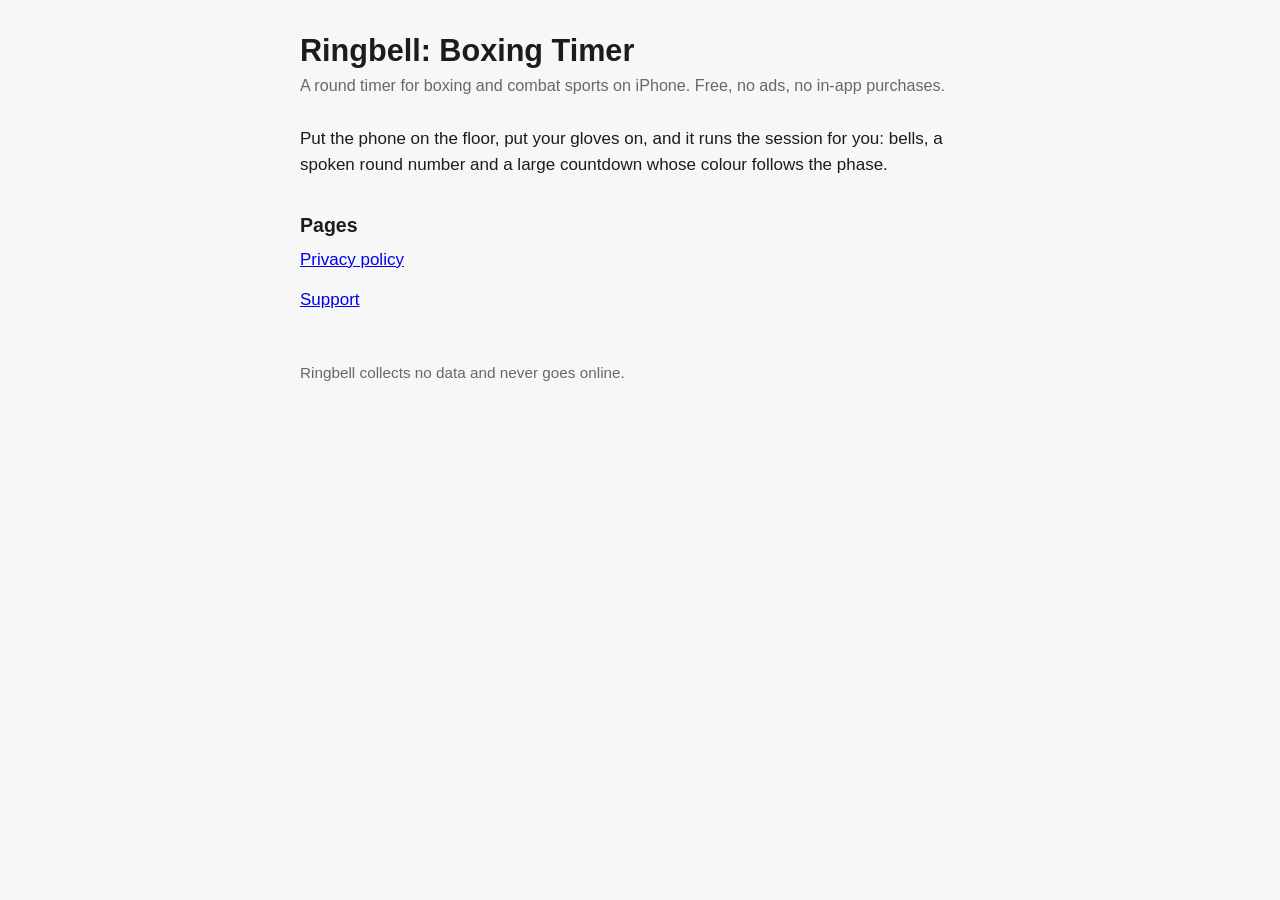
<file: index.html>
<!doctype html>
<html lang="en">
<head>
<meta charset="utf-8">
<meta name="viewport" content="width=device-width, initial-scale=1">
<title>Ringbell: Boxing Timer</title>
<link rel="stylesheet" href="style.css">
</head>
<body>
<main>
<h1>Ringbell: Boxing Timer</h1>
<p class="meta">A round timer for boxing and combat sports on iPhone. Free, no ads, no in-app purchases.</p>
<p>Put the phone on the floor, put your gloves on, and it runs the session for you: bells, a spoken round number and a large countdown whose colour follows the phase.</p>
<h2>Pages</h2>
<p><a href="privacy/">Privacy policy</a></p>
<p><a href="support/">Support</a></p>
<footer>Ringbell collects no data and never goes online.</footer>
</main>
</body>
</html>
</file>
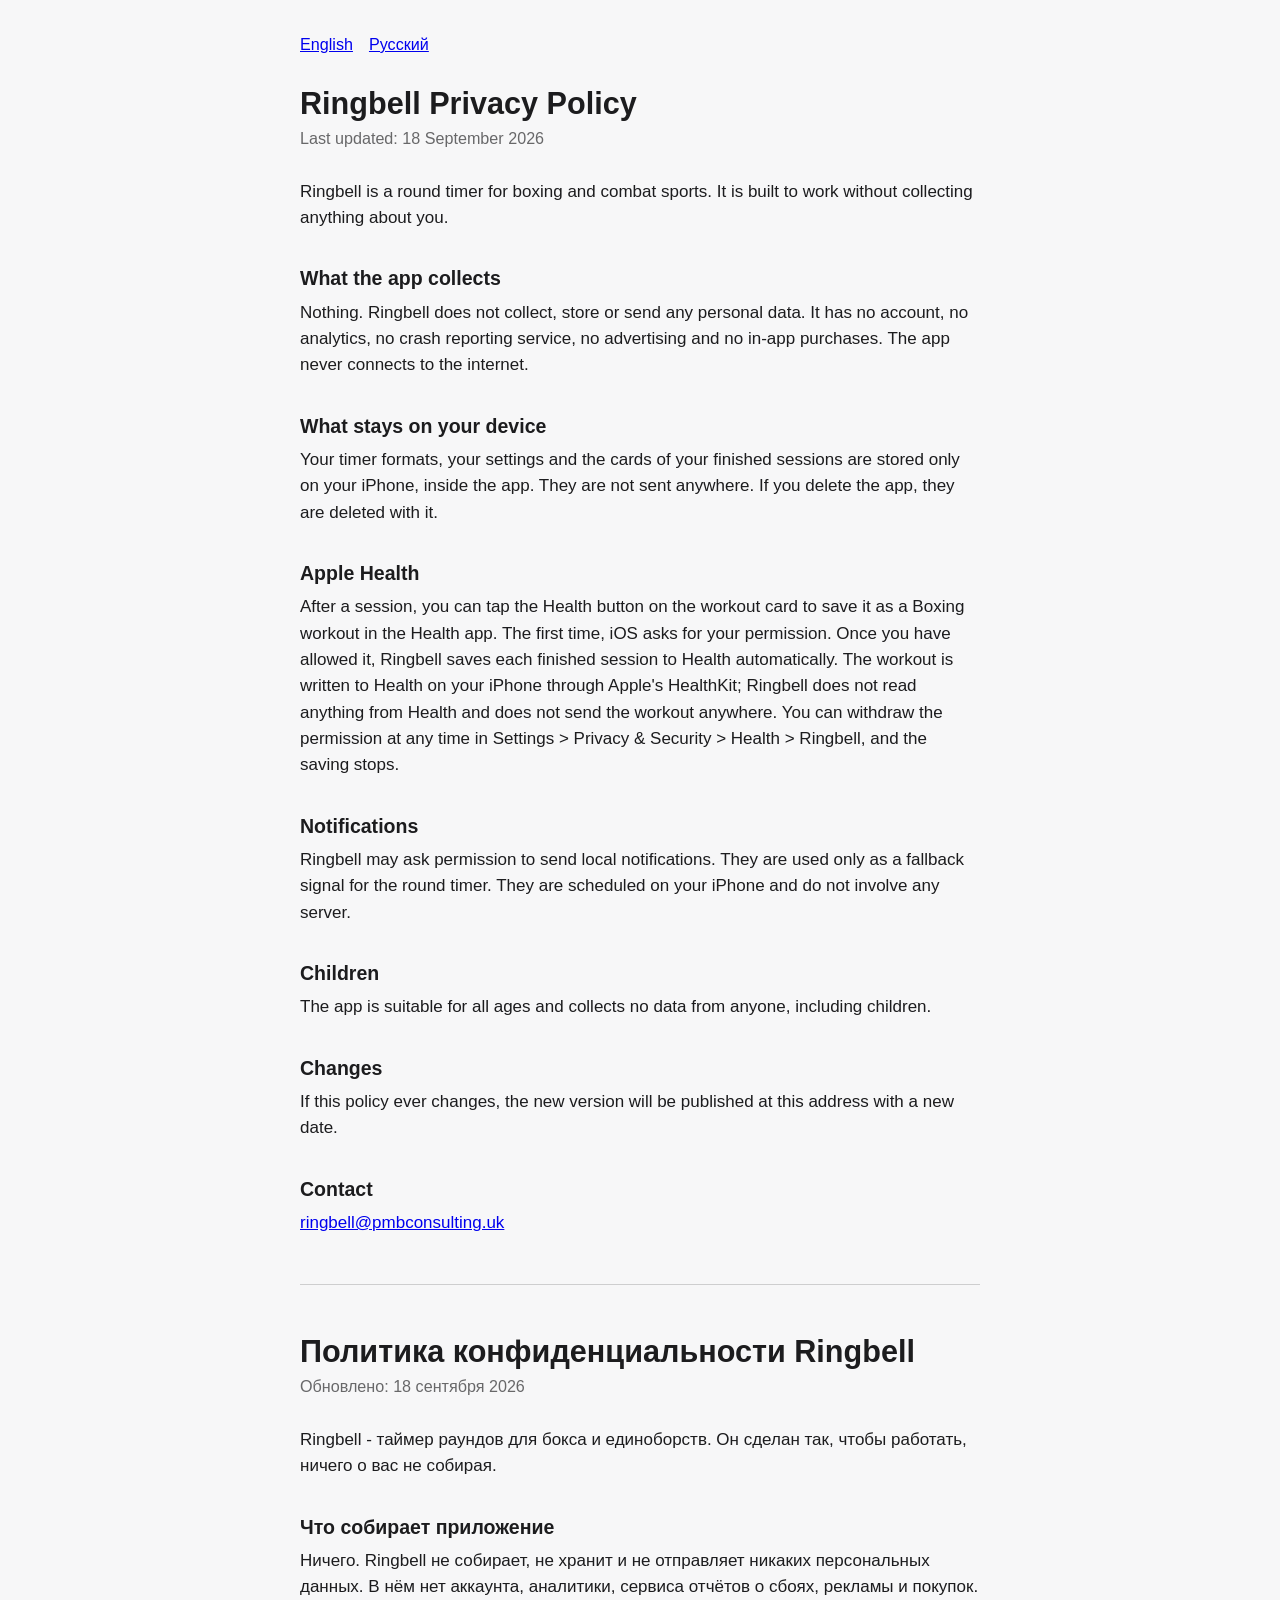
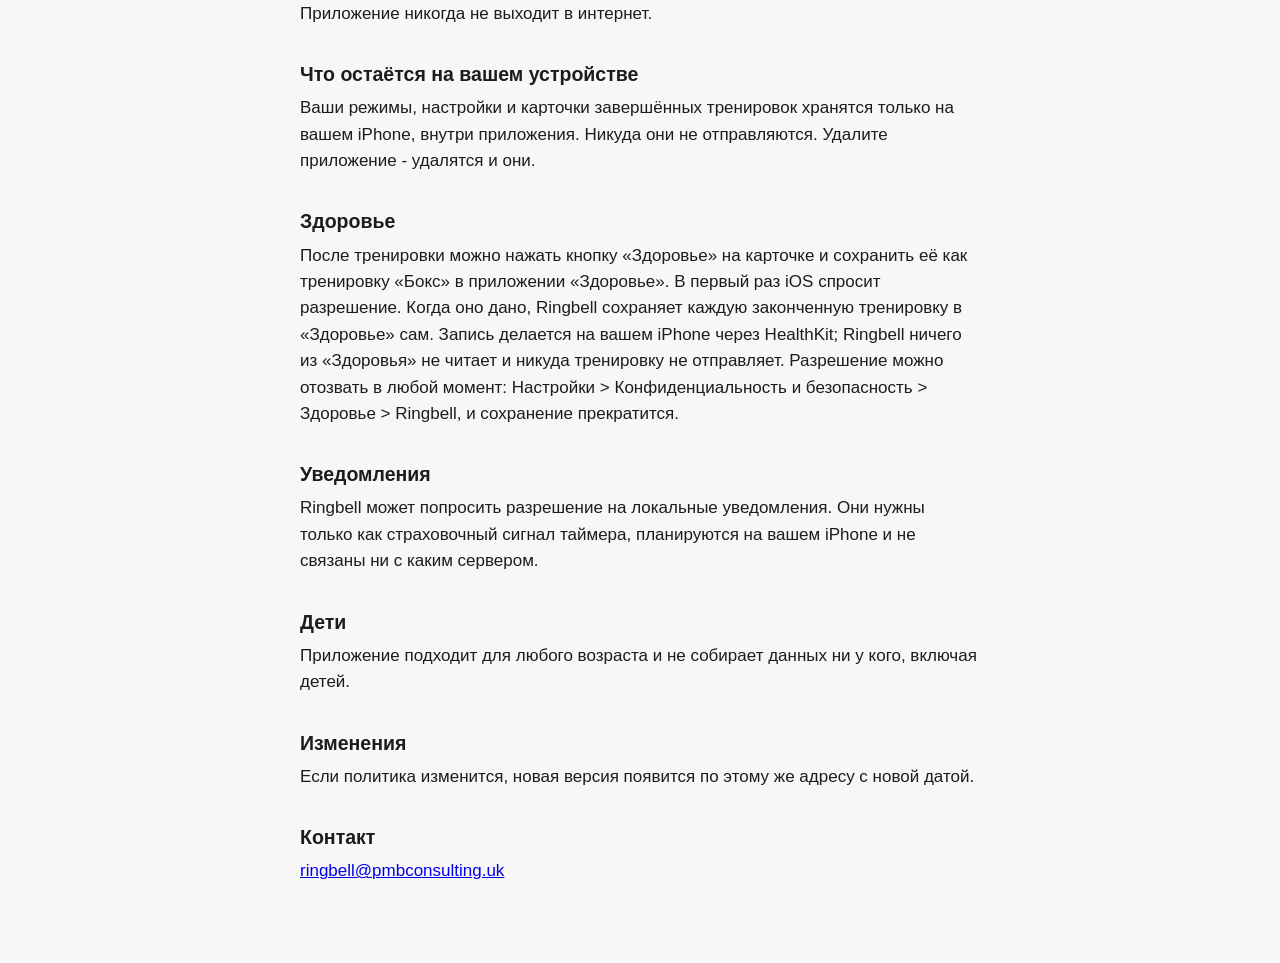
<file: privacy/index.html>
<!doctype html>
<html lang="en">
<head>
<meta charset="utf-8">
<meta name="viewport" content="width=device-width, initial-scale=1">
<title>Ringbell Privacy Policy</title>
<link rel="stylesheet" href="../style.css">
</head>
<body>
<main>
<nav class="lang"><a href="#en">English</a><a href="#ru">Русский</a></nav>

<section id="en">
<h1>Ringbell Privacy Policy</h1>
<p class="meta">Last updated: 18 September 2026</p>

<p>Ringbell is a round timer for boxing and combat sports. It is built to work without collecting anything about you.</p>

<h2>What the app collects</h2>
<p>Nothing. Ringbell does not collect, store or send any personal data. It has no account, no analytics, no crash reporting service, no advertising and no in-app purchases. The app never connects to the internet.</p>

<h2>What stays on your device</h2>
<p>Your timer formats, your settings and the cards of your finished sessions are stored only on your iPhone, inside the app. They are not sent anywhere. If you delete the app, they are deleted with it.</p>

<h2>Apple Health</h2>
<p>After a session, you can tap the Health button on the workout card to save it as a Boxing workout in the Health app. The first time, iOS asks for your permission. Once you have allowed it, Ringbell saves each finished session to Health automatically. The workout is written to Health on your iPhone through Apple's HealthKit; Ringbell does not read anything from Health and does not send the workout anywhere. You can withdraw the permission at any time in Settings &gt; Privacy &amp; Security &gt; Health &gt; Ringbell, and the saving stops.</p>

<h2>Notifications</h2>
<p>Ringbell may ask permission to send local notifications. They are used only as a fallback signal for the round timer. They are scheduled on your iPhone and do not involve any server.</p>

<h2>Children</h2>
<p>The app is suitable for all ages and collects no data from anyone, including children.</p>

<h2>Changes</h2>
<p>If this policy ever changes, the new version will be published at this address with a new date.</p>

<h2>Contact</h2>
<p><a href="mailto:ringbell@pmbconsulting.uk">ringbell@pmbconsulting.uk</a></p>
</section>

<hr>

<section id="ru" lang="ru">
<h1>Политика конфиденциальности Ringbell</h1>
<p class="meta">Обновлено: 18 сентября 2026</p>

<p>Ringbell - таймер раундов для бокса и единоборств. Он сделан так, чтобы работать, ничего о вас не собирая.</p>

<h2>Что собирает приложение</h2>
<p>Ничего. Ringbell не собирает, не хранит и не отправляет никаких персональных данных. В нём нет аккаунта, аналитики, сервиса отчётов о сбоях, рекламы и покупок. Приложение никогда не выходит в интернет.</p>

<h2>Что остаётся на вашем устройстве</h2>
<p>Ваши режимы, настройки и карточки завершённых тренировок хранятся только на вашем iPhone, внутри приложения. Никуда они не отправляются. Удалите приложение - удалятся и они.</p>

<h2>Здоровье</h2>
<p>После тренировки можно нажать кнопку «Здоровье» на карточке и сохранить её как тренировку «Бокс» в приложении «Здоровье». В первый раз iOS спросит разрешение. Когда оно дано, Ringbell сохраняет каждую законченную тренировку в «Здоровье» сам. Запись делается на вашем iPhone через HealthKit; Ringbell ничего из «Здоровья» не читает и никуда тренировку не отправляет. Разрешение можно отозвать в любой момент: Настройки &gt; Конфиденциальность и безопасность &gt; Здоровье &gt; Ringbell, и сохранение прекратится.</p>

<h2>Уведомления</h2>
<p>Ringbell может попросить разрешение на локальные уведомления. Они нужны только как страховочный сигнал таймера, планируются на вашем iPhone и не связаны ни с каким сервером.</p>

<h2>Дети</h2>
<p>Приложение подходит для любого возраста и не собирает данных ни у кого, включая детей.</p>

<h2>Изменения</h2>
<p>Если политика изменится, новая версия появится по этому же адресу с новой датой.</p>

<h2>Контакт</h2>
<p><a href="mailto:ringbell@pmbconsulting.uk">ringbell@pmbconsulting.uk</a></p>
</section>
</main>
</body>
</html>
</file>
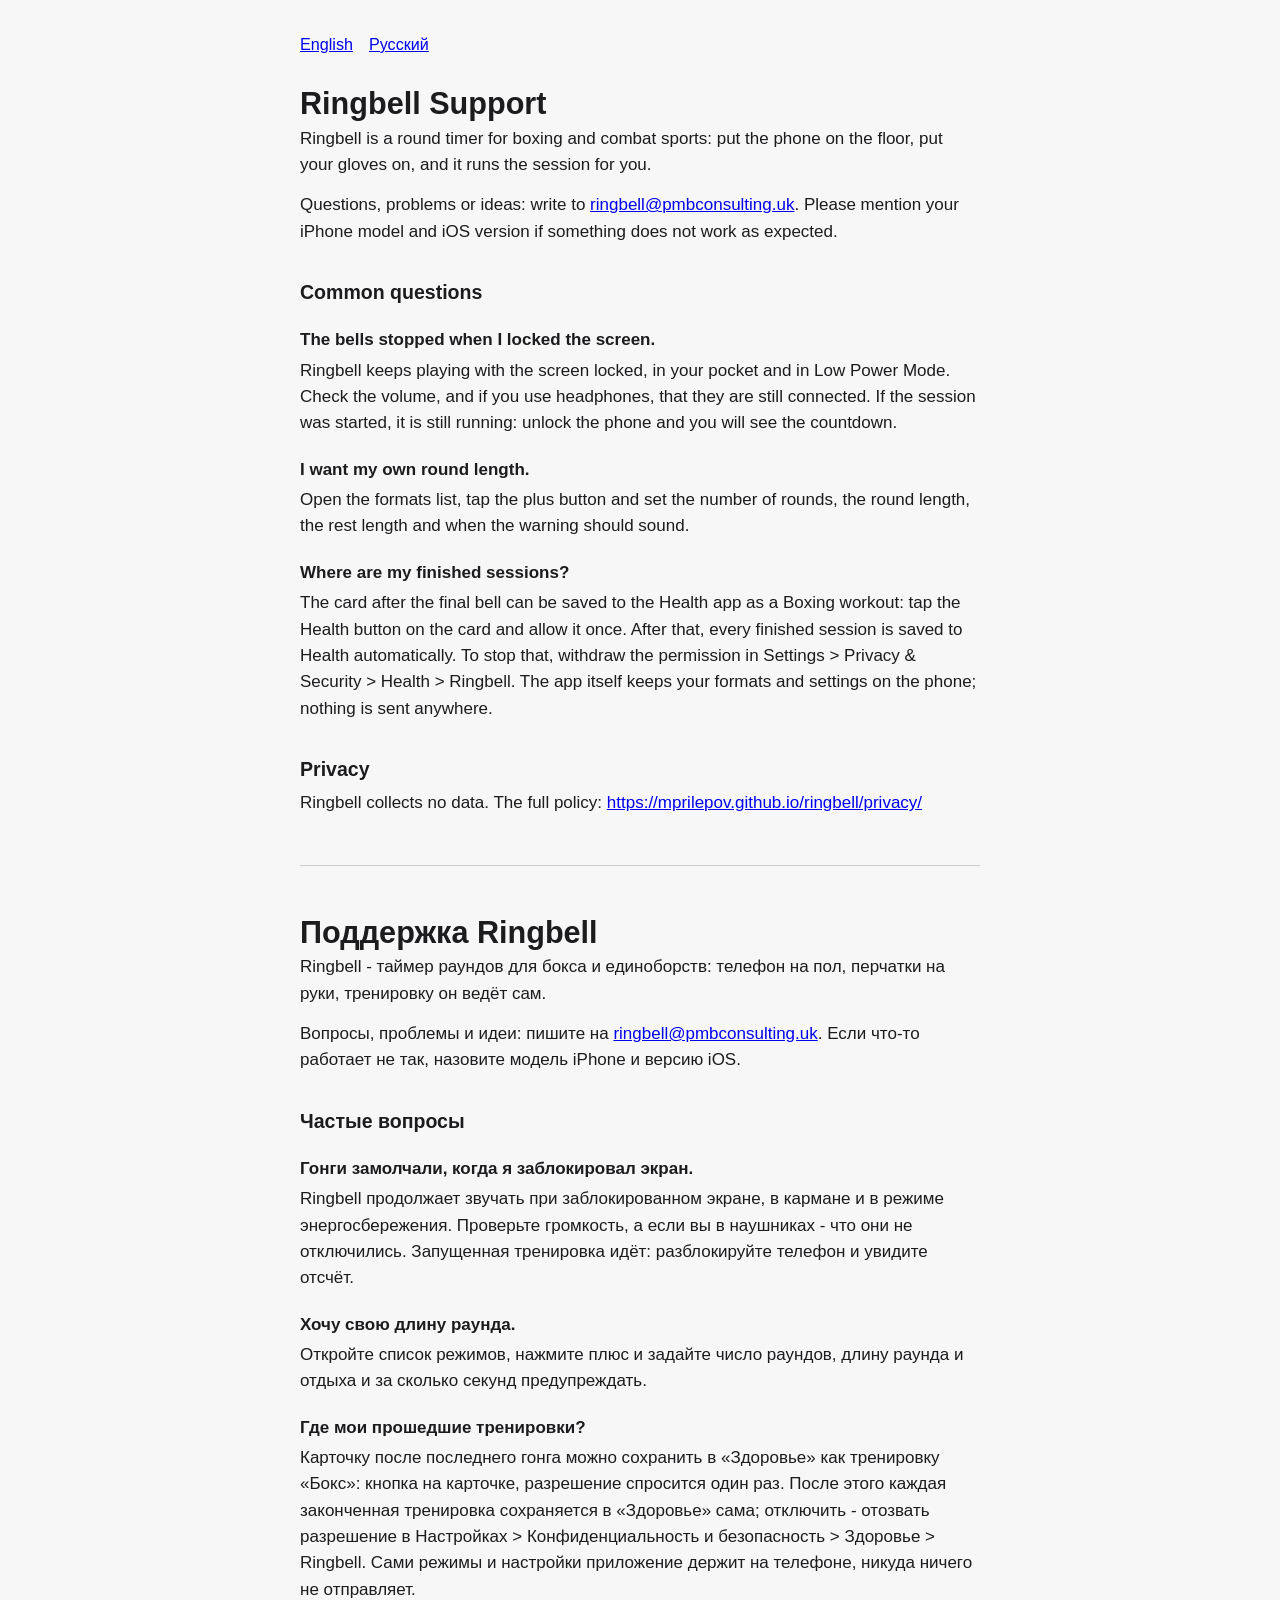
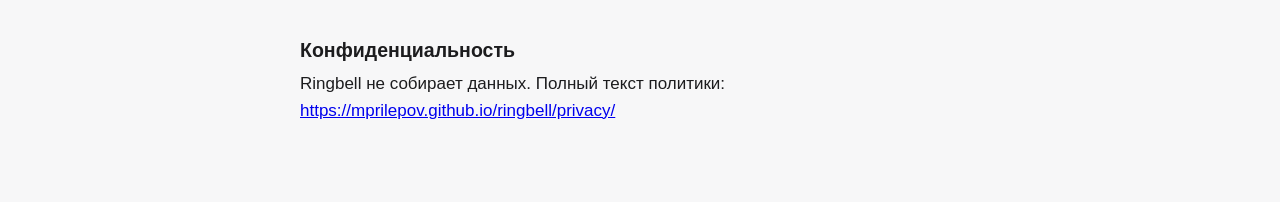
<file: support/index.html>
<!doctype html>
<html lang="en">
<head>
<meta charset="utf-8">
<meta name="viewport" content="width=device-width, initial-scale=1">
<title>Ringbell Support</title>
<link rel="stylesheet" href="../style.css">
</head>
<body>
<main>
<nav class="lang"><a href="#en">English</a><a href="#ru">Русский</a></nav>

<section id="en">
<h1>Ringbell Support</h1>

<p>Ringbell is a round timer for boxing and combat sports: put the phone on the floor, put your gloves on, and it runs the session for you.</p>

<p>Questions, problems or ideas: write to <a href="mailto:ringbell@pmbconsulting.uk">ringbell@pmbconsulting.uk</a>. Please mention your iPhone model and iOS version if something does not work as expected.</p>

<h2>Common questions</h2>

<h3>The bells stopped when I locked the screen.</h3>
<p>Ringbell keeps playing with the screen locked, in your pocket and in Low Power Mode. Check the volume, and if you use headphones, that they are still connected. If the session was started, it is still running: unlock the phone and you will see the countdown.</p>

<h3>I want my own round length.</h3>
<p>Open the formats list, tap the plus button and set the number of rounds, the round length, the rest length and when the warning should sound.</p>

<h3>Where are my finished sessions?</h3>
<p>The card after the final bell can be saved to the Health app as a Boxing workout: tap the Health button on the card and allow it once. After that, every finished session is saved to Health automatically. To stop that, withdraw the permission in Settings &gt; Privacy &amp; Security &gt; Health &gt; Ringbell. The app itself keeps your formats and settings on the phone; nothing is sent anywhere.</p>

<h2>Privacy</h2>
<p>Ringbell collects no data. The full policy: <a href="https://mprilepov.github.io/ringbell/privacy/">https://mprilepov.github.io/ringbell/privacy/</a></p>
</section>

<hr>

<section id="ru" lang="ru">
<h1>Поддержка Ringbell</h1>

<p>Ringbell - таймер раундов для бокса и единоборств: телефон на пол, перчатки на руки, тренировку он ведёт сам.</p>

<p>Вопросы, проблемы и идеи: пишите на <a href="mailto:ringbell@pmbconsulting.uk">ringbell@pmbconsulting.uk</a>. Если что-то работает не так, назовите модель iPhone и версию iOS.</p>

<h2>Частые вопросы</h2>

<h3>Гонги замолчали, когда я заблокировал экран.</h3>
<p>Ringbell продолжает звучать при заблокированном экране, в кармане и в режиме энергосбережения. Проверьте громкость, а если вы в наушниках - что они не отключились. Запущенная тренировка идёт: разблокируйте телефон и увидите отсчёт.</p>

<h3>Хочу свою длину раунда.</h3>
<p>Откройте список режимов, нажмите плюс и задайте число раундов, длину раунда и отдыха и за сколько секунд предупреждать.</p>

<h3>Где мои прошедшие тренировки?</h3>
<p>Карточку после последнего гонга можно сохранить в «Здоровье» как тренировку «Бокс»: кнопка на карточке, разрешение спросится один раз. После этого каждая законченная тренировка сохраняется в «Здоровье» сама; отключить - отозвать разрешение в Настройках &gt; Конфиденциальность и безопасность &gt; Здоровье &gt; Ringbell. Сами режимы и настройки приложение держит на телефоне, никуда ничего не отправляет.</p>

<h2>Конфиденциальность</h2>
<p>Ringbell не собирает данных. Полный текст политики: <a href="https://mprilepov.github.io/ringbell/privacy/">https://mprilepov.github.io/ringbell/privacy/</a></p>
</section>
</main>
</body>
</html>
</file>
<file: style.css>
:root { color-scheme: light dark; }
body { margin: 0; padding: 32px 16px 64px; font: 17px/1.55 -apple-system, BlinkMacSystemFont, "Helvetica Neue", Arial, sans-serif; background: #f7f7f8; color: #1c1c1e; }
@media (prefers-color-scheme: dark) { body { background: #111114; color: #ededf0; } a { color: #8ab4ff; } }
main { max-width: 680px; margin: 0 auto; }
h1 { font-size: 1.8em; line-height: 1.2; margin: 0 0 4px; }
h2 { font-size: 1.15em; margin: 32px 0 6px; }
h3 { font-size: 1em; margin: 20px 0 4px; }
p { margin: 0 0 14px; }
.meta { opacity: .65; font-size: .95em; margin-bottom: 28px; }
.lang { display: flex; gap: 16px; margin-bottom: 28px; font-size: .95em; }
hr { border: 0; border-top: 1px solid rgba(128,128,128,.35); margin: 48px 0; }
footer { margin-top: 48px; font-size: .9em; opacity: .65; }
</file>
